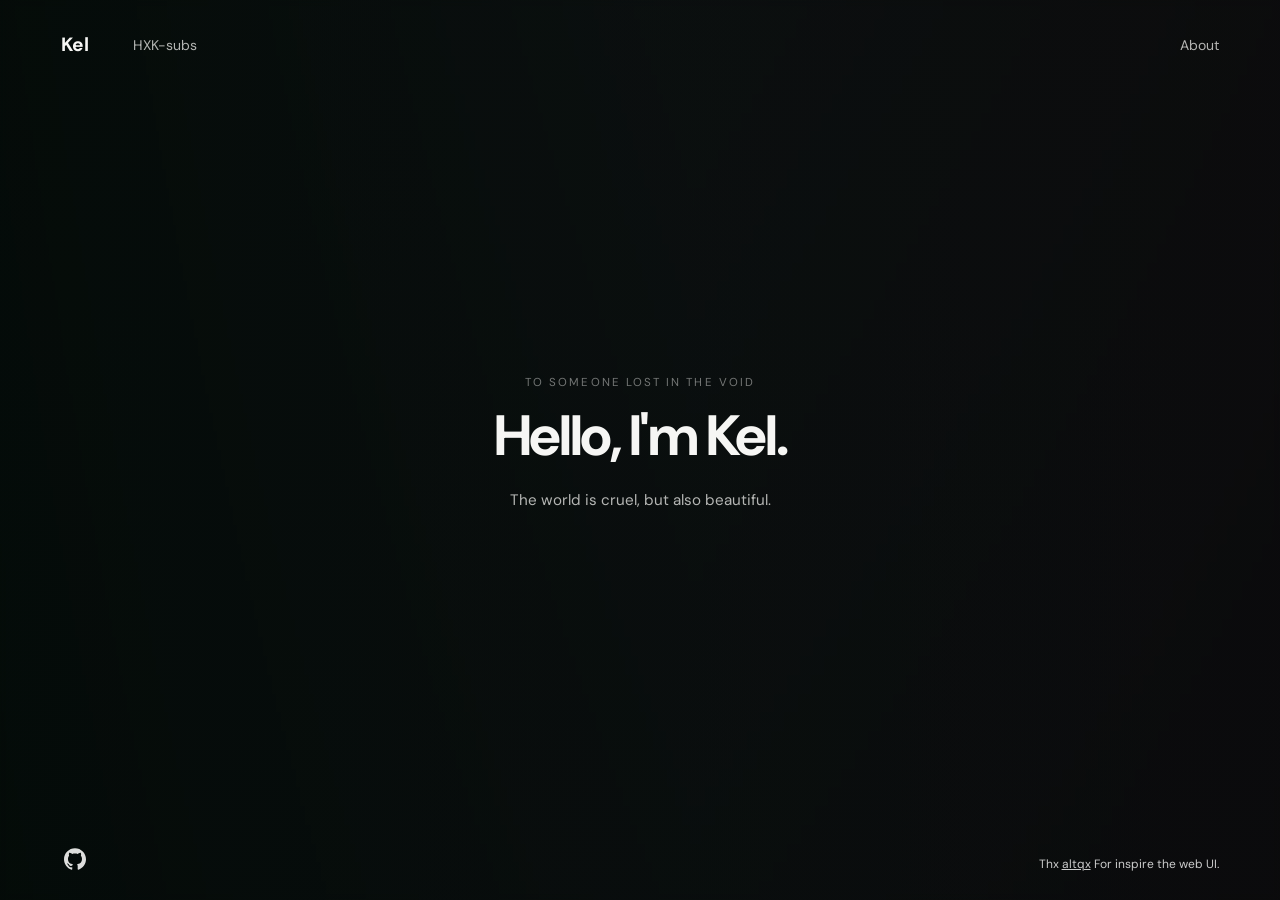
<file: index.html>
<!DOCTYPE html>
<html lang="en">
<head>
    <meta charset="UTF-8">
    <meta name="viewport" content="width=device-width, initial-scale=1.0">
    <meta name="description" content="Kelvorn website.">
    <title>Kelvornyx</title>
    <link rel="icon" type="image/jpeg" href="usar%20perfil.jpg">
    <link rel="stylesheet" href="styles.css">
    <link rel="preconnect" href="https://fonts.googleapis.com">
    <link rel="preconnect" href="https://fonts.gstatic.com" crossorigin>
    <link href="https://fonts.googleapis.com/css2?family=DM+Sans:wght@400;500;700&display=swap" rel="stylesheet">
</head>
<body>
    <main class="hero" id="top">
        <div class="background" aria-hidden="true"></div>
        <div class="shade" aria-hidden="true"></div>

        <header class="site-header">
            <a class="brand" href="#top" aria-label="Return home">Kel</a>
            <nav class="nav" aria-label="Main navigation">
                <a href="https://hxk-subs.haru.team/" title="Subtitle Archive.">HXK-subs</a>
            </nav>
            <a class="about-link" href="about/">About</a>
            <button class="menu-toggle" type="button" aria-label="Open navigation" aria-expanded="false">
                <span></span><span></span>
            </button>
        </header>

        <section class="hero-content" aria-labelledby="page-title">
            <p class="eyebrow">To someone lost in the void</p>
            <h1 id="page-title">Hello, I'm Kel.</h1>
            <p class="subtitle">The world is cruel, but also beautiful.</p>
        </section>

        <footer class="social-links" aria-label="Social links">
                <a href="https://github.com/kelvornyx" target="_blank" rel="noopener" aria-label="GitHub"><svg viewBox="0 0 24 24" aria-hidden="true"><path d="M12 .297c-6.63 0-12 5.373-12 12 0 5.303 3.438 9.8 8.205 11.385.6.113.82-.258.82-.577 0-.285-.01-1.04-.015-2.04-3.338.724-4.042-1.61-4.042-1.61-.546-1.387-1.333-1.756-1.333-1.756-1.089-.745.084-.729.084-.729 1.205.084 1.84 1.237 1.84 1.237 1.07 1.834 2.809 1.304 3.495.997.108-.775.418-1.305.762-1.605-2.665-.3-5.466-1.332-5.466-5.93 0-1.31.465-2.38 1.235-3.22-.135-.303-.54-1.523.105-3.176 0 0 1.005-.322 3.3 1.23.96-.267 1.98-.399 3-.405 1.02.006 2.04.138 3 .405 2.28-1.552 3.285-1.23 3.285-1.23.645 1.653.24 2.873.12 3.176.765.84 1.23 1.91 1.23 3.22 0 4.61-2.805 5.625-5.475 5.92.42.36.81 1.096.81 2.22 0 1.606-.015 2.896-.015 3.286 0 .315.21.69.825.57C20.565 22.092 24 17.592 24 12.297c0-6.627-5.37-12-12-12"/></svg></a>
        </footer>
        <footer class="credit-footer" aria-label="Website credit">
            <p>Thx <a href="https://altqx.com" target="_blank" rel="noopener noreferrer">altqx</a> For inspire the web UI.</p>
        </footer>
    </main>
    <script src="script.js"></script>
</body>
</html>
</file>
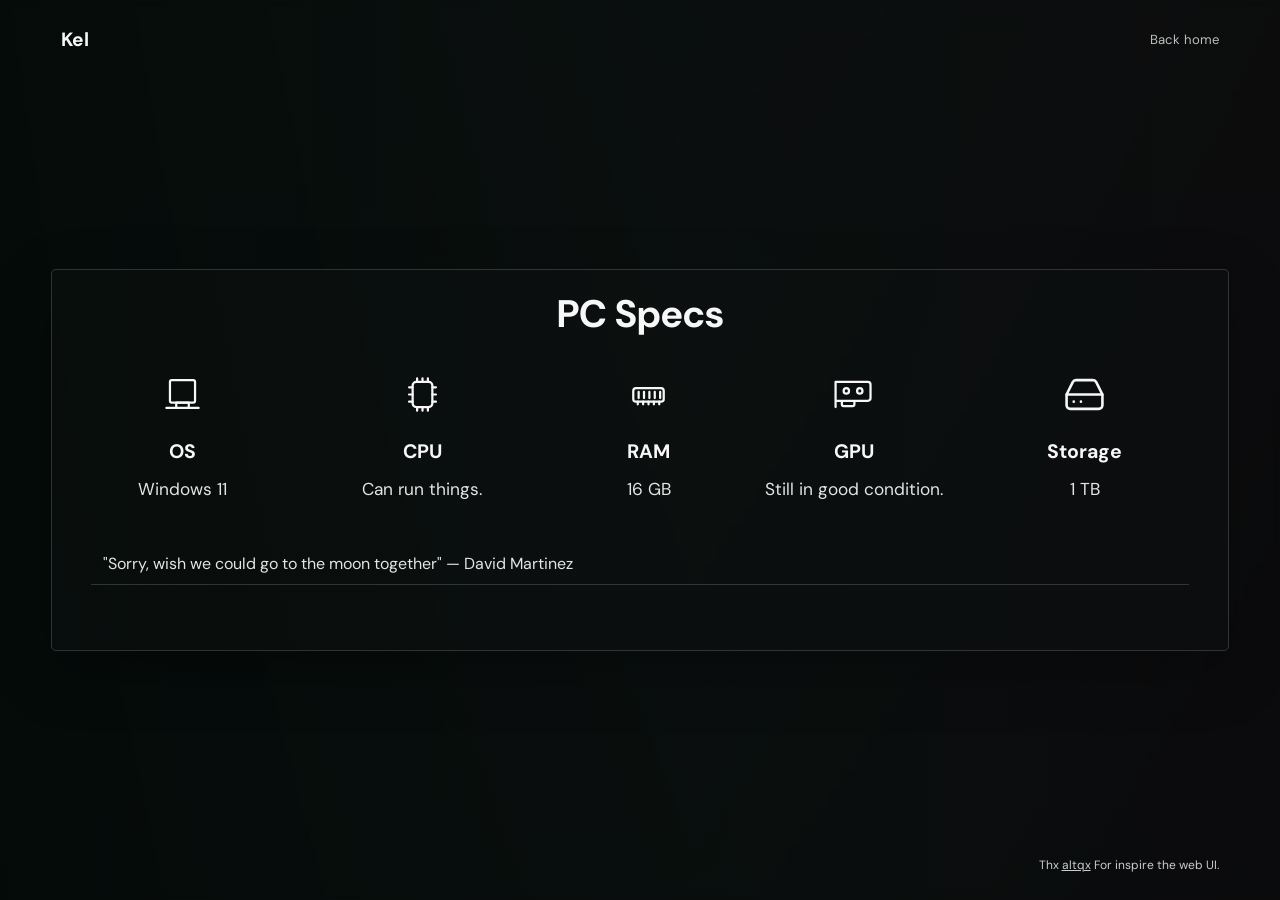
<file: about/index.html>
<!DOCTYPE html>
<html lang="en">
<head>
    <meta charset="UTF-8">
    <meta name="viewport" content="width=device-width, initial-scale=1.0">
    <meta name="description" content="Kel's PC specifications.">
    <title>About — PC Specs</title>
    <link rel="icon" type="image/jpeg" href="../usar%20perfil.jpg">
    <link rel="stylesheet" href="../about.css">
    <link rel="preconnect" href="https://fonts.googleapis.com">
    <link rel="preconnect" href="https://fonts.gstatic.com" crossorigin>
    <link href="https://fonts.googleapis.com/css2?family=DM+Sans:wght@400;500;700&display=swap" rel="stylesheet">
</head>
<body>
    <main class="specs-page">
        <div class="background" aria-hidden="true"></div>
        <div class="shade" aria-hidden="true"></div>

        <header class="specs-header">
            <a class="brand" href="../" aria-label="Return home">Kel</a>
            <a class="home-link" href="../">Back home</a>
        </header>

        <section class="specs-panel" aria-labelledby="specs-title">
            <h1 id="specs-title">PC Specs</h1>
            <div class="spec-grid">
                <article class="spec-item">
                    <svg class="spec-icon" viewBox="0 0 48 48" aria-hidden="true"><rect x="10" y="8" width="28" height="25" rx="2"></rect><path d="M6 39h36M17 39v-6h14v6"></path></svg>
                    <h2>OS</h2>
                    <p title="Will switch to Linux soon.">Windows 11</p>
                </article>
                <article class="spec-item">
                    <svg class="spec-icon" viewBox="0 0 48 48" aria-hidden="true"><rect x="13" y="10" width="22" height="28" rx="4"></rect><path d="M9 16h4M9 24h4M9 32h4M35 16h4M35 24h4M35 32h4M18 6v4M24 6v4M30 6v4M18 38v4M24 38v4M30 38v4"></path></svg>
                    <h2>CPU</h2>
                    <p title="I love Intel.">Can run things.</p>
                </article>
                <article class="spec-item">
                    <svg class="spec-icon" viewBox="0 0 48 48" aria-hidden="true"><rect x="7" y="17" width="34" height="15" rx="3"></rect><path d="M13 21v7M19 21v7M25 21v7M31 21v7M37 21v7M12 35v-3M18 35v-3M24 35v-3M30 35v-3M36 35v-3"></path></svg>
                    <h2>RAM</h2>
                    <p title="DDR4">16 GB</p>
                </article>
                <article class="spec-item">
                    <svg class="spec-icon" viewBox="0 0 48 48" aria-hidden="true"><path d="M4 31h36a3 3 0 0 0 3-3V13a3 3 0 0 0-3-3H4v21ZM4 10V38M11 31v4a2 2 0 0 0 2 2h10a2 2 0 0 0 2-2v-4"></path><circle cx="31" cy="20" r="3"></circle><circle cx="16" cy="20" r="3"></circle></svg>
                    <h2>GPU</h2>
                    <p title="NVIDIA GPU for sure.">Still in good condition.</p>
                </article>
                <article class="spec-item">
                    <svg class="spec-icon storage-icon" viewBox="0 0 24 24" aria-hidden="true"><path d="M10 16h.01"></path><path d="M2.212 11.577a2 2 0 0 0-.212.896V18a2 2 0 0 0 2 2h16a2 2 0 0 0 2-2v-5.527a2 2 0 0 0-.212-.896L18.55 5.11A2 2 0 0 0 16.76 4H7.24a2 2 0 0 0-1.79 1.11z"></path><path d="M21.946 12.013H2.054"></path><path d="M6 16h.01"></path></svg>
                    <h2>Storage</h2>
                    <p title="HDD + NVMe">1 TB</p>
                </article>
            </div>
            <p class="scratch-text" contenteditable="false" aria-label="Quote" title="Sorry, I watch this show to many times">"Sorry, wish we could go to the moon together" — David Martinez</p>
        </section>

        <footer class="site-credit">
            <p>Thx&nbsp;<a href="https://altqx.com" target="_blank" rel="noopener noreferrer">altqx</a>&nbsp;For&nbsp;inspire&nbsp;the&nbsp;web&nbsp;UI.</p>
        </footer>
    </main>
</body>
</html>
</file>
<file: styles.css>
* { box-sizing: border-box; margin: 0; padding: 0; }
:root { --ink: #f6f6f4; --muted: rgba(246,246,244,.72); --soft: rgba(246,246,244,.45); }
html { background: #090b0b; }
body { color: var(--ink); font-family: 'DM Sans', sans-serif; line-height: 1.5; overflow-x: hidden; }
.hero { min-height: 100svh; overflow: hidden; position: relative; isolation: isolate; display: flex; align-items: center; justify-content: center; background: #111514; }
.background, .shade { position: absolute; inset: -28px; pointer-events: none; }
.background { z-index: -2; background: url('https://i.8upload.com/image/6100d51732052ece/peakpx-9.jpg') center/cover; filter: blur(8px) saturate(.65); transform: scale(1.04); }
.shade { z-index: -1; background: linear-gradient(90deg, rgba(2,10,7,.78), rgba(7,12,13,.42) 54%, rgba(11,8,11,.58)), linear-gradient(0deg, rgba(4,7,7,.42), rgba(4,7,7,.22)); backdrop-filter: blur(3px); }
.site-header { position: absolute; top: 0; left: 0; width: 100%; padding: 31px 4.8vw; display: flex; align-items: center; gap: 44px; z-index: 2; animation: appear .9s ease both; }
.brand { color: var(--ink); font-size: 1.2rem; font-weight: 700; text-decoration: none; }
.nav { display: flex; align-items: center; gap: clamp(18px, 2.2vw, 36px); flex-wrap: wrap; }
.nav a { color: var(--muted); font-size: .875rem; text-decoration: none; transition: color .18s ease, transform .18s ease; }
.nav a:hover, .nav a:focus-visible { color: var(--ink); transform: translateY(-1px); }
.about-link { margin-left: auto; color: var(--muted); font-size: .875rem; text-decoration: none; transition: color .18s ease, transform .18s ease; }
.about-link:hover, .about-link:focus-visible { color: var(--ink); transform: translateY(-1px); }
.menu-toggle { display: none; margin-left: auto; border: 0; background: transparent; color: var(--ink); cursor: pointer; }
.menu-toggle span { width: 24px; height: 1px; margin: 6px 0; display: block; background: currentColor; }
.hero-content { width: min(92%, 720px); padding: 86px 0 100px; text-align: center; animation: rise 1s .1s ease both; }
.eyebrow { margin-bottom: 15px; color: var(--soft); font-size: .72rem; letter-spacing: .18em; text-transform: uppercase; }
.hero h1 { color: var(--ink); font-size: clamp(2.25rem, 5vw, 3.55rem); font-weight: 700; letter-spacing: -.04em; line-height: 1.08; }
.subtitle { max-width: 38ch; margin: 22px auto 0; color: var(--muted); font-size: .95rem; }
.social-links { position: absolute; bottom: 27px; left: 4.8vw; z-index: 2; display: flex; animation: appear .9s .35s ease both; }
.social-links a { display: grid; width: 28px; height: 28px; place-items: center; color: var(--ink); opacity: .9; transition: opacity .18s ease, transform .18s ease; }
.social-links a:hover, .social-links a:focus-visible { opacity: 1; transform: translateY(-3px); }
.social-links svg { width: 22px; height: 22px; fill: currentColor; }
.credit-footer { position: absolute; right: 4.8vw; bottom: 27px; z-index: 2; color: rgba(247, 247, 247, 0.82); font-size: 0.75rem; white-space: nowrap; animation: appear .9s .35s ease both; }
.credit-footer a { color: inherit; }
@keyframes appear { from { opacity: 0; } to { opacity: 1; } }
@keyframes rise { from { opacity: 0; transform: translateY(14px); } to { opacity: 1; transform: translateY(0); } }
@media (prefers-reduced-motion: reduce) { *, *::before, *::after { animation-duration: .01ms !important; transition-duration: .01ms !important; } }
@media (max-width: 700px) {
    .site-header { padding: 24px 7vw; }
    .menu-toggle { display: block; }
    .about-link { margin-left: auto; margin-right: 18px; }
    .nav { position: absolute; top: 70px; right: 7vw; left: 7vw; display: none; padding: 18px 20px; flex-direction: column; align-items: flex-end; gap: 14px; background: rgba(8,12,11,.88); border: 1px solid rgba(255,255,255,.13); backdrop-filter: blur(15px); }
    .nav.is-open { display: flex; }
    .nav a { font-size: .9rem; }
    .hero-content { padding-inline: 10px; }
    .hero h1 { font-size: clamp(2.15rem, 11vw, 3.2rem); }
    .social-links { bottom: 24px; left: 7vw; }
    .credit-footer { right: 7vw; bottom: 24px; }
}
</file>
<file: about.css>
* {
    box-sizing: border-box;
    margin: 0;
    padding: 0;
}

:root {
    --ink: #f7f7f7;
    --muted: rgba(247, 247, 247, 0.92);
    --line: rgba(255, 255, 255, 0.16);
}

html,
body {
    min-height: 100%;
}

body {
    color: var(--ink);
    background: #111514;
    font-family: 'DM Sans', sans-serif;
    overflow-x: hidden;
}

.specs-page {
    position: relative;
    isolation: isolate;
    display: flex;
    min-height: 100svh;
    align-items: center;
    justify-content: center;
    overflow: hidden;
    padding: 90px 4vw 70px;
    background: #111514;
}

.background,
.shade {
    position: absolute;
    inset: -30px;
    pointer-events: none;
}

.background {
    z-index: -2;
    background: url('https://i.8upload.com/image/6100d51732052ece/peakpx-9.jpg') center / cover;
    filter: blur(9px) saturate(0.72);
    transform: scale(1.04);
}

.shade {
    z-index: -1;
    background: linear-gradient(90deg, rgba(2, 10, 7, 0.78), rgba(7, 12, 13, 0.42) 54%, rgba(11, 8, 11, 0.58)), linear-gradient(0deg, rgba(4, 7, 7, 0.42), rgba(4, 7, 7, 0.22));
    backdrop-filter: blur(3px);
}

.specs-header {
    position: absolute;
    top: 0;
    left: 0;
    z-index: 2;
    display: flex;
    width: 100%;
    align-items: center;
    justify-content: space-between;
    padding: 27px 4.8vw;
}

.brand,
.home-link {
    color: var(--ink);
    text-decoration: none;
}

.brand {
    font-size: 1.2rem;
    font-weight: 700;
}

.home-link {
    color: rgba(247, 247, 247, 0.75);
    font-size: 0.82rem;
    transition: color 180ms ease;
}

.home-link:hover,
.home-link:focus-visible {
    color: var(--ink);
}

.specs-panel {
    width: min(100%, 1500px);
    padding: 25px 3vw 65px;
    border: 1px solid var(--line);
    border-radius: 5px;
    background: rgba(16, 21, 20, 0.32);
    box-shadow: 0 20px 60px rgba(0, 0, 0, 0.25);
    text-align: center;
    animation: rise 800ms ease both;
}

.specs-panel h1 {
    margin-bottom: 40px;
    font-size: clamp(2rem, 3vw, 3rem);
    line-height: 1;
}

.spec-grid {
    display: grid;
    grid-template-columns: 1.05fr 1.35fr 0.9fr 1.1fr 1.2fr;
    gap: 30px;
    align-items: start;
}

.spec-item {
    min-width: 0;
}

.spec-icon {
    width: 43px;
    height: 43px;
    margin-bottom: 18px;
    fill: none;
    stroke: var(--ink);
    stroke-linecap: round;
    stroke-linejoin: round;
    stroke-width: 2.5;
}

.storage-icon {
    stroke-width: 1.45;
}

.spec-item h2 {
    margin-bottom: 13px;
    font-size: 1.22rem;
    font-weight: 700;
}

.spec-item p {
    color: var(--muted);
    font-size: clamp(0.92rem, 1.35vw, 1.23rem);
    line-height: 1.42;
}

.scratch-text {
    width: 100%;
    min-height: 1.5em;
    margin: 52px 0 0;
    border-bottom: 1px solid var(--line);
    padding: 0 12px 10px;
    color: var(--muted);
    font-size: 1rem;
    outline: none;
    text-align: left;
}

.scratch-text:focus {
    border-color: var(--ink);
    color: var(--ink);
}

.site-credit {
    position: absolute;
    right: 4.8vw;
    bottom: 27px;
    color: rgba(247, 247, 247, 0.82);
    font-size: 0.75rem;
    white-space: nowrap;
}

.site-credit a {
    color: inherit;
}

@keyframes rise {
    from { opacity: 0; transform: translateY(15px); }
    to { opacity: 1; transform: translateY(0); }
}

@media (max-width: 950px) {
    .specs-page {
        padding: 100px 5vw 60px;
    }

    .specs-panel {
        padding-inline: 5vw;
    }

    .spec-grid {
        grid-template-columns: repeat(3, 1fr);
        row-gap: 48px;
    }
}

@media (max-width: 600px) {
    .specs-page {
        align-items: flex-start;
        padding: 92px 6vw 45px;
    }

    .specs-header {
        padding: 24px 7vw;
    }

    .specs-panel {
        padding: 25px 20px 40px;
    }

    .specs-panel h1 {
        margin-bottom: 35px;
    }

    .spec-grid {
        grid-template-columns: 1fr;
        gap: 36px;
    }

    .spec-item p {
        font-size: 1rem;
    }

    .site-credit {
        right: 7vw;
        bottom: 24px;
    }
}

@media (prefers-reduced-motion: reduce) {
    *, *::before, *::after {
        animation-duration: 0.01ms !important;
        transition-duration: 0.01ms !important;
    }
}
</file>
